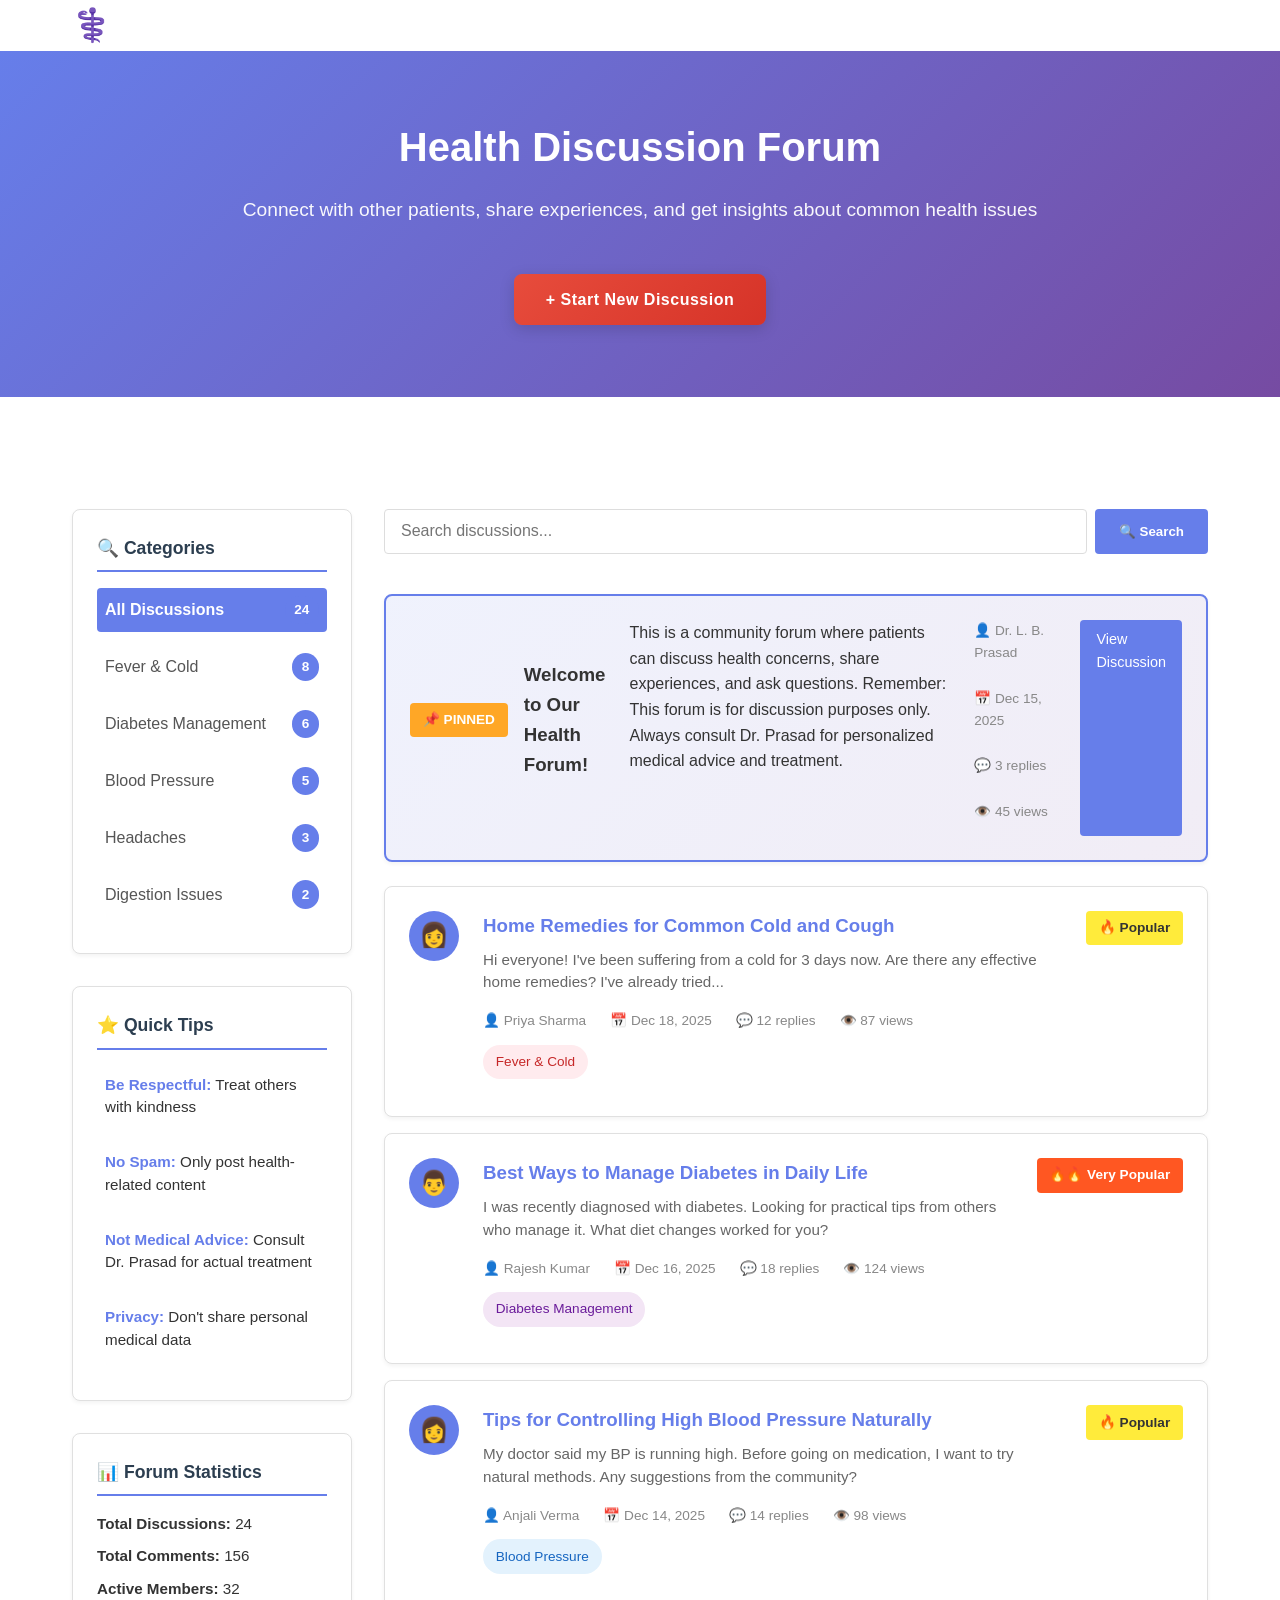
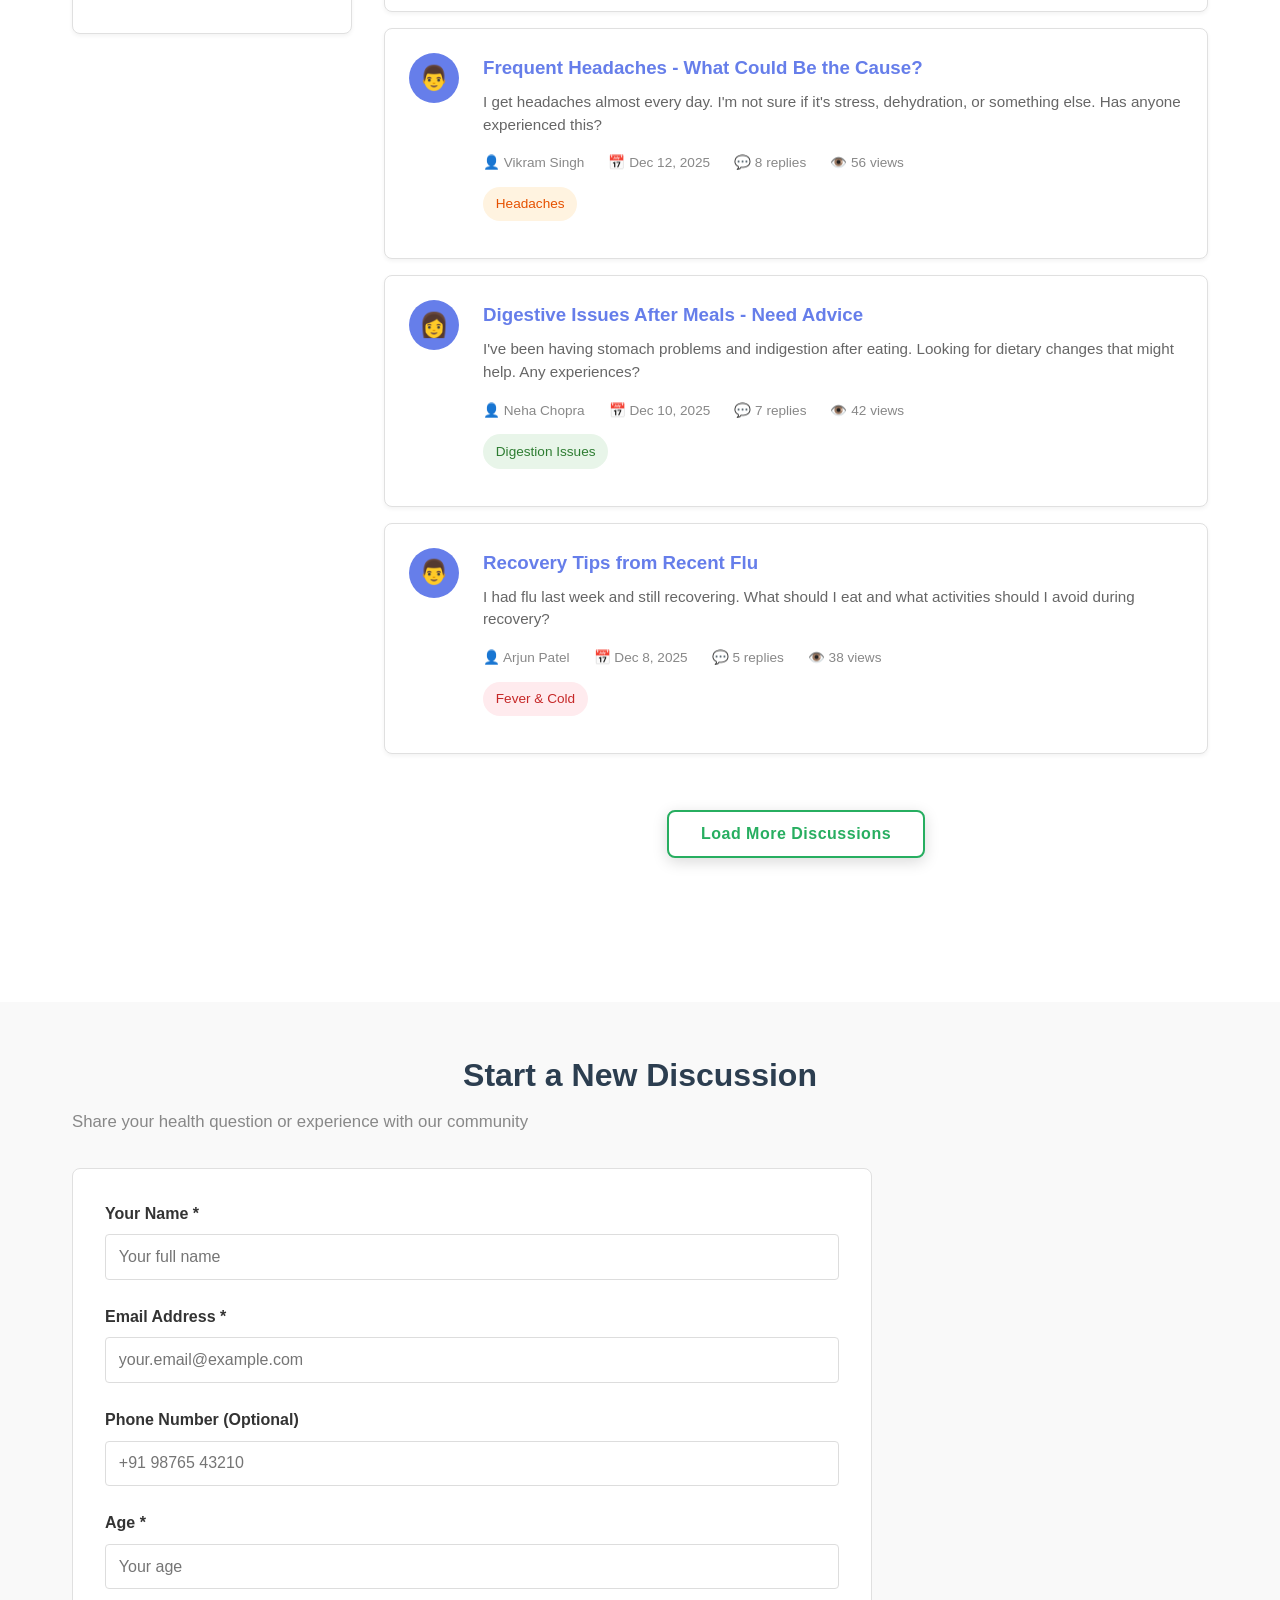
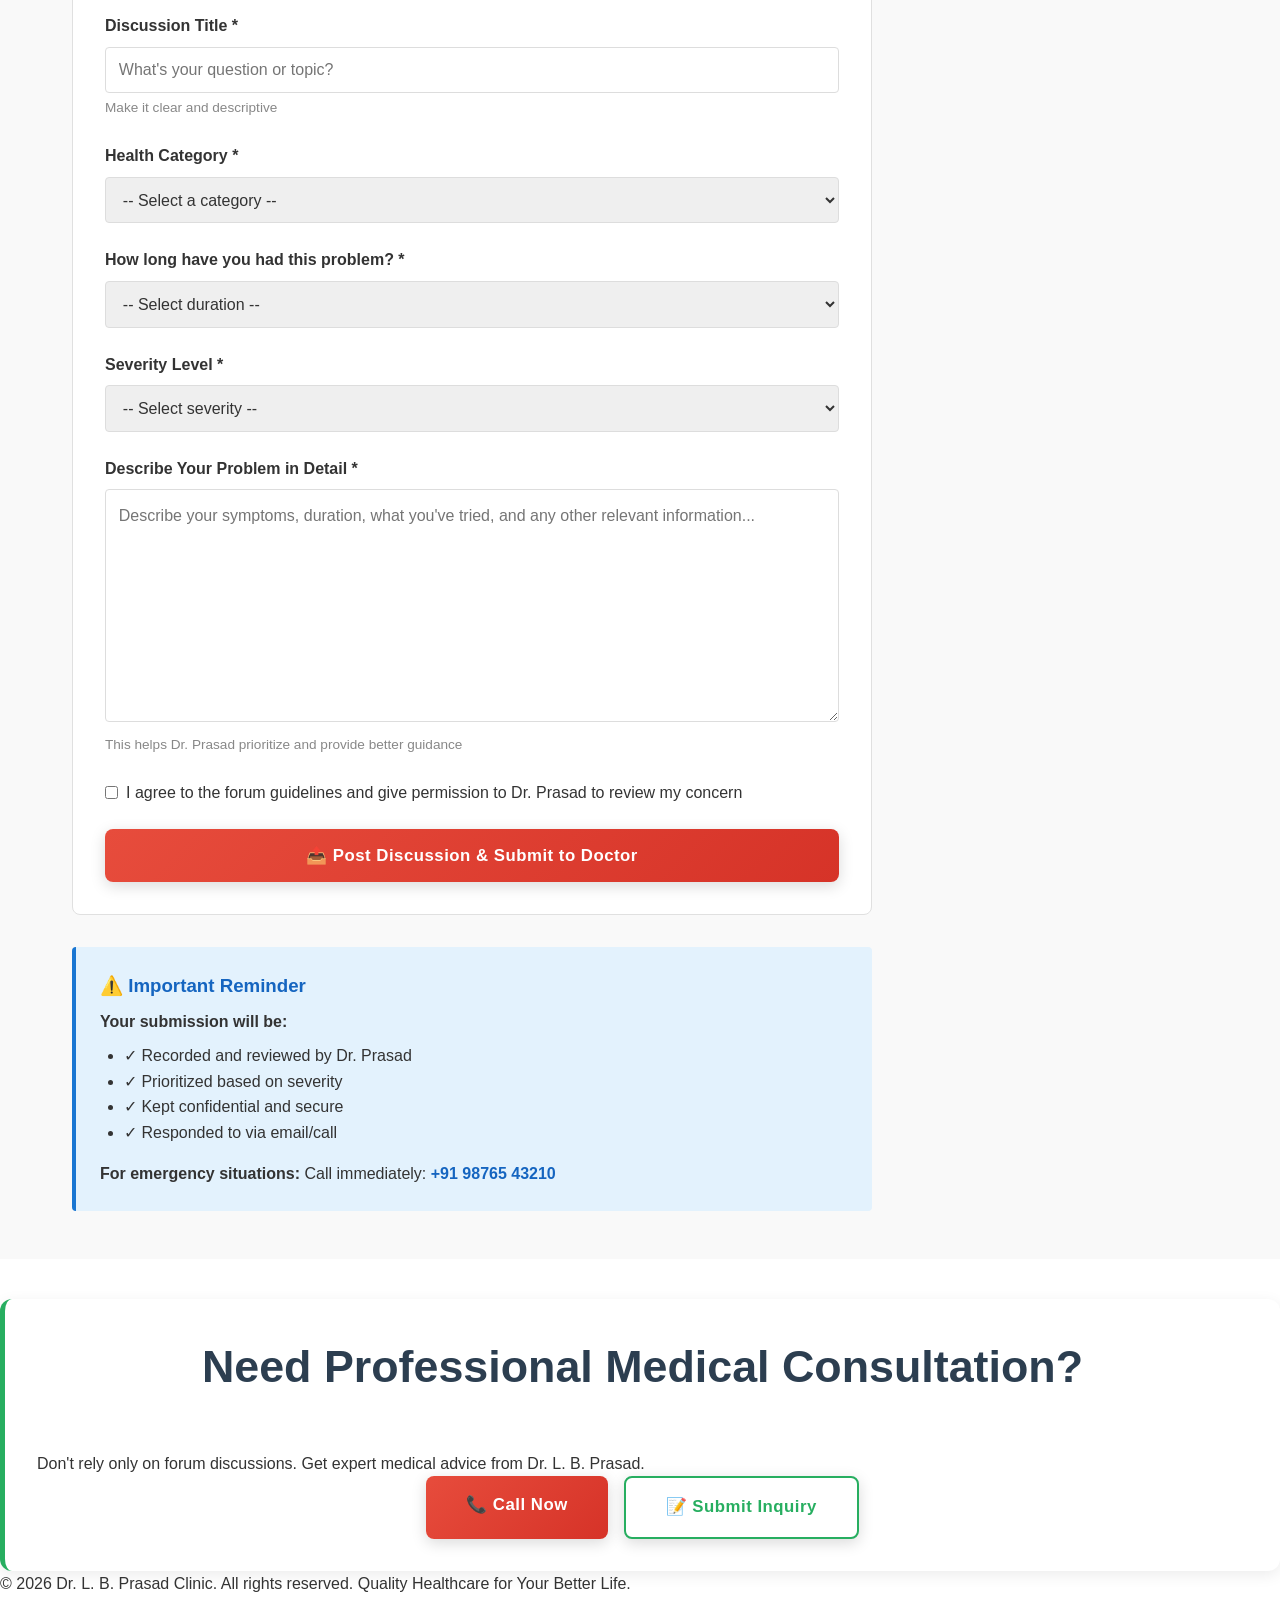
<file: forum.html>
<!DOCTYPE html>
<html lang="en">
<head>
    <meta charset="UTF-8">
    <meta name="viewport" content="width=device-width, initial-scale=1.0">
    <title>Health Forum - Dr. L. B. Prasad Clinic</title>
    <link rel="stylesheet" href="style.css">
</head>
<body>
    <!-- Navbar -->
    <navbar>
        <div class="nav-container">
            <div class="logo">
                <span class="logo-icon">⚕️</span>
                <span>Dr. L. B. Prasad</span>
            </div>
            <ul class="nav-links">
                <li><a href="index.html#about">About</a></li>
                <li><a href="index.html#services">Services</a></li>
                <li><a href="index.html#testimonials">Testimonials</a></li>
                <li><a href="forum.html">Forum</a></li>
                <li><a href="index.html#contact">Contact</a></li>
            </ul>
        </div>
    </navbar>

    <!-- Forum Hero Section -->
    <section class="forum-hero">
        <h1>Health Discussion Forum</h1>
        <p>Connect with other patients, share experiences, and get insights about common health issues</p>
        <a href="#new-thread" class="btn btn-primary">+ Start New Discussion</a>
    </section>

    <!-- Forum Main Content -->
    <section class="forum-main">
        <div class="container forum-container">
            <!-- Sidebar -->
            <aside class="forum-sidebar">
                <div class="forum-widget">
                    <h3>🔍 Categories</h3>
                    <ul class="category-list">
                        <li><a href="#" class="category-active">All Discussions <span class="badge">24</span></a></li>
                        <li><a href="#">Fever & Cold <span class="badge">8</span></a></li>
                        <li><a href="#">Diabetes Management <span class="badge">6</span></a></li>
                        <li><a href="#">Blood Pressure <span class="badge">5</span></a></li>
                        <li><a href="#">Headaches <span class="badge">3</span></a></li>
                        <li><a href="#">Digestion Issues <span class="badge">2</span></a></li>
                    </ul>
                </div>

                <div class="forum-widget">
                    <h3>⭐ Quick Tips</h3>
                    <ul class="tips-list">
                        <li><strong>Be Respectful:</strong> Treat others with kindness</li>
                        <li><strong>No Spam:</strong> Only post health-related content</li>
                        <li><strong>Not Medical Advice:</strong> Consult Dr. Prasad for actual treatment</li>
                        <li><strong>Privacy:</strong> Don't share personal medical data</li>
                    </ul>
                </div>

                <div class="forum-widget">
                    <h3>📊 Forum Statistics</h3>
                    <p><strong>Total Discussions:</strong> 24</p>
                    <p><strong>Total Comments:</strong> 156</p>
                    <p><strong>Active Members:</strong> 32</p>
                </div>
            </aside>

            <!-- Main Forum Content -->
            <main class="forum-content">
                <!-- Search Bar -->
                <div class="forum-search">
                    <input type="text" placeholder="Search discussions..." id="forumSearch">
                    <button>🔍 Search</button>
                </div>

                <!-- Pinned Discussion -->
                <div class="forum-thread pinned">
                    <div class="thread-header">
                        <span class="pinned-badge">📌 PINNED</span>
                        <h3>Welcome to Our Health Forum!</h3>
                    </div>
                    <p class="thread-content">This is a community forum where patients can discuss health concerns, share experiences, and ask questions. Remember: This forum is for discussion purposes only. Always consult Dr. Prasad for personalized medical advice and treatment.</p>
                    <div class="thread-meta">
                        <span>👤 Dr. L. B. Prasad</span>
                        <span>📅 Dec 15, 2025</span>
                        <span>💬 3 replies</span>
                        <span>👁️ 45 views</span>
                    </div>
                    <div class="thread-actions">
                        <a href="#" class="action-btn">View Discussion</a>
                    </div>
                </div>

                <!-- Forum Threads -->
                <div class="forum-threads">
                    <!-- Thread 1 -->
                    <div class="forum-thread">
                        <div class="thread-avatar">
                            <span>👩</span>
                        </div>
                        <div class="thread-body">
                            <h3><a href="#">Home Remedies for Common Cold and Cough</a></h3>
                            <p class="thread-excerpt">Hi everyone! I've been suffering from a cold for 3 days now. Are there any effective home remedies? I've already tried...</p>
                            <div class="thread-meta">
                                <span>👤 Priya Sharma</span>
                                <span>📅 Dec 18, 2025</span>
                                <span>💬 12 replies</span>
                                <span>👁️ 87 views</span>
                            </div>
                            <div class="thread-tag">
                                <span class="tag cold">Fever & Cold</span>
                            </div>
                        </div>
                        <div class="thread-status">
                            <span class="popular">🔥 Popular</span>
                        </div>
                    </div>

                    <!-- Thread 2 -->
                    <div class="forum-thread">
                        <div class="thread-avatar">
                            <span>👨</span>
                        </div>
                        <div class="thread-body">
                            <h3><a href="#">Best Ways to Manage Diabetes in Daily Life</a></h3>
                            <p class="thread-excerpt">I was recently diagnosed with diabetes. Looking for practical tips from others who manage it. What diet changes worked for you?</p>
                            <div class="thread-meta">
                                <span>👤 Rajesh Kumar</span>
                                <span>📅 Dec 16, 2025</span>
                                <span>💬 18 replies</span>
                                <span>👁️ 124 views</span>
                            </div>
                            <div class="thread-tag">
                                <span class="tag diabetes">Diabetes Management</span>
                            </div>
                        </div>
                        <div class="thread-status">
                            <span class="very-popular">🔥🔥 Very Popular</span>
                        </div>
                    </div>

                    <!-- Thread 3 -->
                    <div class="forum-thread">
                        <div class="thread-avatar">
                            <span>👩</span>
                        </div>
                        <div class="thread-body">
                            <h3><a href="#">Tips for Controlling High Blood Pressure Naturally</a></h3>
                            <p class="thread-excerpt">My doctor said my BP is running high. Before going on medication, I want to try natural methods. Any suggestions from the community?</p>
                            <div class="thread-meta">
                                <span>👤 Anjali Verma</span>
                                <span>📅 Dec 14, 2025</span>
                                <span>💬 14 replies</span>
                                <span>👁️ 98 views</span>
                            </div>
                            <div class="thread-tag">
                                <span class="tag bp">Blood Pressure</span>
                            </div>
                        </div>
                        <div class="thread-status">
                            <span class="popular">🔥 Popular</span>
                        </div>
                    </div>

                    <!-- Thread 4 -->
                    <div class="forum-thread">
                        <div class="thread-avatar">
                            <span>👨</span>
                        </div>
                        <div class="thread-body">
                            <h3><a href="#">Frequent Headaches - What Could Be the Cause?</a></h3>
                            <p class="thread-excerpt">I get headaches almost every day. I'm not sure if it's stress, dehydration, or something else. Has anyone experienced this?</p>
                            <div class="thread-meta">
                                <span>👤 Vikram Singh</span>
                                <span>📅 Dec 12, 2025</span>
                                <span>💬 8 replies</span>
                                <span>👁️ 56 views</span>
                            </div>
                            <div class="thread-tag">
                                <span class="tag headache">Headaches</span>
                            </div>
                        </div>
                    </div>

                    <!-- Thread 5 -->
                    <div class="forum-thread">
                        <div class="thread-avatar">
                            <span>👩</span>
                        </div>
                        <div class="thread-body">
                            <h3><a href="#">Digestive Issues After Meals - Need Advice</a></h3>
                            <p class="thread-excerpt">I've been having stomach problems and indigestion after eating. Looking for dietary changes that might help. Any experiences?</p>
                            <div class="thread-meta">
                                <span>👤 Neha Chopra</span>
                                <span>📅 Dec 10, 2025</span>
                                <span>💬 7 replies</span>
                                <span>👁️ 42 views</span>
                            </div>
                            <div class="thread-tag">
                                <span class="tag digestion">Digestion Issues</span>
                            </div>
                        </div>
                    </div>

                    <!-- Thread 6 -->
                    <div class="forum-thread">
                        <div class="thread-avatar">
                            <span>👨</span>
                        </div>
                        <div class="thread-body">
                            <h3><a href="#">Recovery Tips from Recent Flu</a></h3>
                            <p class="thread-excerpt">I had flu last week and still recovering. What should I eat and what activities should I avoid during recovery?</p>
                            <div class="thread-meta">
                                <span>👤 Arjun Patel</span>
                                <span>📅 Dec 8, 2025</span>
                                <span>💬 5 replies</span>
                                <span>👁️ 38 views</span>
                            </div>
                            <div class="thread-tag">
                                <span class="tag cold">Fever & Cold</span>
                            </div>
                        </div>
                    </div>
                </div>

                <!-- Load More Button -->
                <div class="load-more-container">
                    <button class="btn btn-secondary">Load More Discussions</button>
                </div>
            </main>
        </div>
    </section>

    <!-- New Thread Modal Section -->
    <section class="new-thread-section" id="new-thread">
        <div class="container">
            <h2>Start a New Discussion</h2>
            <p class="section-subtitle">Share your health question or experience with our community</p>
            
            <form class="new-thread-form" id="newThreadForm" action="https://formspree.io/f/xyzabjkd" method="POST">
                <div class="form-group">
                    <label for="thread-name">Your Name *</label>
                    <input type="text" id="thread-name" name="name" placeholder="Your full name" required>
                </div>

                <div class="form-group">
                    <label for="thread-email">Email Address *</label>
                    <input type="email" id="thread-email" name="email" placeholder="your.email@example.com" required>
                </div>

                <div class="form-group">
                    <label for="thread-phone">Phone Number (Optional)</label>
                    <input type="tel" id="thread-phone" name="phone" placeholder="+91 98765 43210">
                </div>

                <div class="form-group">
                    <label for="thread-age">Age *</label>
                    <input type="number" id="thread-age" name="age" min="1" max="120" placeholder="Your age" required>
                </div>

                <div class="form-group">
                    <label for="thread-title">Discussion Title *</label>
                    <input type="text" id="thread-title" name="title" placeholder="What's your question or topic?" required>
                    <small>Make it clear and descriptive</small>
                </div>

                <div class="form-group">
                    <label for="thread-category">Health Category *</label>
                    <select id="thread-category" name="category" required>
                        <option value="">-- Select a category --</option>
                        <option value="fever">Fever & Cold</option>
                        <option value="diabetes">Diabetes Management</option>
                        <option value="bp">Blood Pressure</option>
                        <option value="headache">Headaches</option>
                        <option value="digestion">Digestion Issues</option>
                        <option value="infection">Infection</option>
                        <option value="allergy">Allergy</option>
                        <option value="other">Other Health Topics</option>
                    </select>
                </div>

                <div class="form-group">
                    <label for="thread-duration">How long have you had this problem? *</label>
                    <select id="thread-duration" name="duration" required>
                        <option value="">-- Select duration --</option>
                        <option value="less-than-day">Less than 24 hours</option>
                        <option value="few-days">2-3 days</option>
                        <option value="week">1 week</option>
                        <option value="two-weeks">2 weeks</option>
                        <option value="month">1 month</option>
                        <option value="more">More than a month</option>
                    </select>
                </div>

                <div class="form-group">
                    <label for="thread-severity">Severity Level *</label>
                    <select id="thread-severity" name="severity" required>
                        <option value="">-- Select severity --</option>
                        <option value="mild">Mild (Manageable)</option>
                        <option value="moderate">Moderate (Affects daily life)</option>
                        <option value="severe">Severe (Urgent attention needed)</option>
                    </select>
                </div>

                <div class="form-group">
                    <label for="thread-content">Describe Your Problem in Detail *</label>
                    <textarea id="thread-content" name="description" placeholder="Describe your symptoms, duration, what you've tried, and any other relevant information..." rows="8" required></textarea>
                    <small>This helps Dr. Prasad prioritize and provide better guidance</small>
                </div>

                <div class="form-group checkbox">
                    <input type="checkbox" id="thread-agree" name="agree" required>
                    <label for="thread-agree">I agree to the forum guidelines and give permission to Dr. Prasad to review my concern</label>
                </div>

                <button type="submit" class="btn btn-primary btn-large">📤 Post Discussion & Submit to Doctor</button>
            </form>

            <div class="form-info">
                <h3>⚠️ Important Reminder</h3>
                <p><strong>Your submission will be:</strong></p>
                <ul style="margin-left: 1.5rem; margin-top: 0.5rem;">
                    <li>✓ Recorded and reviewed by Dr. Prasad</li>
                    <li>✓ Prioritized based on severity</li>
                    <li>✓ Kept confidential and secure</li>
                    <li>✓ Responded to via email/call</li>
                </ul>
                <p style="margin-top: 1rem;"><strong>For emergency situations:</strong> Call immediately: <a href="tel:+919876543210"><strong>+91 98765 43210</strong></a></p>
            </div>
        </div>
    </section>

    <!-- CTA Section -->
    <section class="cta-section">
        <h2>Need Professional Medical Consultation?</h2>
        <p>Don't rely only on forum discussions. Get expert medical advice from Dr. L. B. Prasad.</p>
        <div class="cta-buttons">
            <a href="tel:+919876543210" class="btn btn-primary">📞 Call Now</a>
            <a href="index.html#inquiry" class="btn btn-secondary">📝 Submit Inquiry</a>
        </div>
    </section>

    <!-- Footer -->
    <footer>
        <p>&copy; 2026 Dr. L. B. Prasad Clinic. All rights reserved. Quality Healthcare for Your Better Life.</p>
    </footer>

    <!-- Floating WhatsApp Button -->
    <a href="https://wa.me/919876543210?text=Hi%20Dr.%20Prasad,%20I%20need%20medical%20consultation" class="whatsapp-btn" title="Chat on WhatsApp">💬</a>

    <script>
        // Smooth scrolling for navigation
        document.querySelectorAll('a[href^="#"]').forEach(anchor => {
            anchor.addEventListener('click', function (e) {
                e.preventDefault();
                const target = document.querySelector(this.getAttribute('href'));
                if (target) {
                    target.scrollIntoView({
                        behavior: 'smooth',
                        block: 'start'
                    });
                }
            });
        });

        // Forum search functionality
        const searchInput = document.getElementById('forumSearch');
        const threads = document.querySelectorAll('.forum-thread');

        if (searchInput) {
            searchInput.addEventListener('keyup', function() {
                const searchTerm = this.value.toLowerCase();
                threads.forEach(thread => {
                    const title = thread.querySelector('h3').textContent.toLowerCase();
                    const excerpt = thread.querySelector('.thread-excerpt') ? thread.querySelector('.thread-excerpt').textContent.toLowerCase() : '';
                    
                    if (title.includes(searchTerm) || excerpt.includes(searchTerm)) {
                        thread.style.display = 'flex';
                    } else {
                        thread.style.display = 'none';
                    }
                });
            });
        }

        // New thread form submission
        const newThreadForm = document.getElementById('newThreadForm');
        if (newThreadForm) {
            newThreadForm.addEventListener('submit', function(e) {
                // Let Formspree handle the submission
                // This alert will show before form submits
                alert('Thank you! Your concern has been submitted to Dr. Prasad. He will review and prioritize based on severity. You will receive an email confirmation shortly.');
            });
        }

        // Add animation to elements on scroll
        const observerOptions = {
            threshold: 0.1,
            rootMargin: '0px 0px -100px 0px'
        };

        const observer = new IntersectionObserver(function(entries) {
            entries.forEach(entry => {
                if (entry.isIntersecting) {
                    entry.target.style.opacity = '1';
                    entry.target.style.animation = 'slideIn 0.6s ease-out';
                }
            });
        }, observerOptions);

        document.querySelectorAll('.forum-thread').forEach(el => {
            el.style.opacity = '0';
            observer.observe(el);
        });

        // Add keyframe animation
        const style = document.createElement('style');
        style.textContent = `
            @keyframes slideIn {
                from {
                    opacity: 0;
                    transform: translateY(20px);
                }
                to {
                    opacity: 1;
                    transform: translateY(0);
                }
            }
        `;
        document.head.appendChild(style);
    </script>
</body>
</html>
</file>
<file: style.css>
* {
    margin: 0;
    padding: 0;
    box-sizing: border-box;
}

/* 🎨 ANIMATION KEYFRAMES - DESIGN ENHANCEMENTS */
@keyframes fadeInUp {
    from {
        opacity: 0;
        transform: translateY(30px);
    }
    to {
        opacity: 1;
        transform: translateY(0);
    }
}

@keyframes fadeInDown {
    from {
        opacity: 0;
        transform: translateY(-30px);
    }
    to {
        opacity: 1;
        transform: translateY(0);
    }
}

@keyframes scaleInCenter {
    from {
        opacity: 0;
        transform: scale(0.9);
    }
    to {
        opacity: 1;
        transform: scale(1);
    }
}

@keyframes shimmer {
    0%, 100% { opacity: 0.5; }
    50% { opacity: 1; }
}

@keyframes pulse {
    0%, 100% {
        box-shadow: 0 0 0 0 rgba(231, 76, 60, 0.7);
    }
    50% {
        box-shadow: 0 0 0 10px rgba(231, 76, 60, 0);
    }
}

@keyframes float {
    0%, 100% { transform: translateY(0px); }
    50% { transform: translateY(20px); }
}

body {
    font-family: 'Segoe UI', Tahoma, Geneva, Verdana, sans-serif;
    line-height: 1.6;
    color: #333;
}

/* Navbar */
navbar {
    background: linear-gradient(135deg, #1a472a 0%, #27ae60 100%);
    color: white;
    padding: 1rem 0;
    position: sticky;
    top: 0;
    z-index: 100;
    box-shadow: 0 2px 10px rgba(0, 0, 0, 0.2);
}

.nav-container {
    max-width: 1200px;
    margin: 0 auto;
    display: flex;
    justify-content: space-between;
    align-items: center;
    padding: 0 2rem;
}

.logo {
    font-size: 1.5rem;
    font-weight: bold;
    display: flex;
    align-items: center;
    gap: 0.5rem;
}

.logo-icon {
    font-size: 2rem;
}

.nav-links {
    display: flex;
    gap: 2rem;
    list-style: none;
}

.nav-links a {
    color: white;
    text-decoration: none;
    transition: opacity 0.3s;
    font-size: 0.95rem;
}

.nav-links a:hover {
    opacity: 0.8;
}

/* Tablets & Medium Screens */
@media (max-width: 1024px) {
    .nav-container {
        padding: 0 1.5rem;
    }
    
    .nav-links {
        gap: 1.5rem;
    }
    
    .logo {
        font-size: 1.3rem;
    }
}

/* Small Tablets & Phones */
@media (max-width: 768px) {
    .nav-links {
        display: none;
    }
    
    .nav-container {
        padding: 0 1rem;
    }
    
    .logo {
        font-size: 1.2rem;
    }
    
    .logo-icon {
        font-size: 1.5rem;
    }
}

/* Extra Small Phones */
@media (max-width: 480px) {
    .logo {
        font-size: 1rem;
    }
    
    .logo-icon {
        font-size: 1.3rem;
    }
}

/* Hero Section - ENHANCED */
.hero {
    background: linear-gradient(rgba(26, 71, 42, 0.85), rgba(39, 174, 96, 0.85)), 
                url('https://images.unsplash.com/photo-1576091160550-2173dba999ef?w=1400&h=700&fit=crop') center/cover;
    color: white;
    padding: 120px 2rem;
    text-align: center;
    min-height: 600px;
    display: flex;
    flex-direction: column;
    justify-content: center;
    align-items: center;
    position: relative;
    overflow: hidden;
}

.hero::before {
    content: '';
    position: absolute;
    top: 0;
    left: 0;
    right: 0;
    bottom: 0;
    background: 
        repeating-linear-gradient(
            90deg,
            transparent,
            transparent 2px,
            rgba(255, 255, 255, 0.03) 2px,
            rgba(255, 255, 255, 0.03) 4px
        );
    animation: scan 8s linear infinite;
    pointer-events: none;
    z-index: 1;
}

@keyframes scan {
    0% { transform: translateY(-100%); }
    100% { transform: translateY(100%); }
}

.hero h1 {
    font-size: 3.5rem;
    margin-bottom: 1.5rem;
    text-shadow: 2px 2px 8px rgba(0, 0, 0, 0.5);
    font-weight: 700;
    letter-spacing: -1px;
    position: relative;
    z-index: 2;
    animation: fadeInDown 0.8s ease-out;
}

.hero p {
    font-size: 1.4rem;
    margin-bottom: 3rem;
    max-width: 750px;
    text-shadow: 1px 1px 4px rgba(0, 0, 0, 0.4);
    line-height: 1.6;
    position: relative;
    z-index: 2;
    animation: fadeInUp 0.8s ease-out 0.2s both;
}

.cta-buttons {
    display: flex;
    gap: 1.5rem;
    justify-content: center;
    flex-wrap: wrap;
}

.btn {
    padding: 16px 40px;
    font-size: 1.05rem;
    border: none;
    border-radius: 8px;
    cursor: pointer;
    text-decoration: none;
    transition: all 0.35s cubic-bezier(0.4, 0, 0.2, 1);
    font-weight: 700;
    display: inline-block;
    letter-spacing: 0.5px;
    box-shadow: 0 4px 15px rgba(0, 0, 0, 0.15);
    position: relative;
    overflow: hidden;
}

.btn-primary {
    background: linear-gradient(135deg, #e74c3c 0%, #d63328 100%);
    color: white;
    position: relative;
    overflow: hidden;
    animation: pulse 2s infinite;
}

.btn-primary::before {
    content: '';
    position: absolute;
    top: 0;
    left: -100%;
    width: 100%;
    height: 100%;
    background: linear-gradient(90deg, 
        transparent, 
        rgba(255, 255, 255, 0.3), 
        transparent);
    transition: left 0.5s;
}

.btn-primary:hover {
    background: linear-gradient(135deg, #d63328 0%, #c0392b 100%);
    transform: translateY(-3px);
    box-shadow: 0 8px 25px rgba(231, 76, 60, 0.4), inset 0 0 20px rgba(255, 255, 255, 0.1);
}

.btn-primary:hover::before {
    left: 100%;
}

.btn-primary:active {
    transform: translateY(-1px);
}

.btn-secondary {
    background: white;
    color: #27ae60;
    border: 2px solid #27ae60;
}

.btn-secondary:hover {
    background: #27ae60;
    color: white;
    transform: translateY(-3px);
    box-shadow: 0 8px 25px rgba(39, 174, 96, 0.4);
}

.btn-inquiry {
    background: linear-gradient(135deg, #27ae60 0%, #229954 100%);
    color: white;
    border: none;
}

.btn-inquiry:hover {
    background: linear-gradient(135deg, #229954 0%, #1e8449 100%);
    transform: translateY(-3px);
    box-shadow: 0 8px 25px rgba(39, 174, 96, 0.4);
}

.btn-inquiry:active {
    transform: translateY(-1px);
}

/* Large Desktops (1920px and above) */
@media (min-width: 1920px) {
    .hero {
        padding: 150px 2rem;
        min-height: 700px;
    }
    
    .hero h1 {
        font-size: 4rem;
    }
    
    .hero p {
        font-size: 1.6rem;
    }
}

/* Standard Desktops */
@media (max-width: 1200px) and (min-width: 1024px) {
    .hero {
        padding: 100px 2rem;
        min-height: 550px;
    }
    
    .hero h1 {
        font-size: 3rem;
    }
    
    .hero p {
        font-size: 1.2rem;
    }
}

/* Tablets & Medium Screens */
@media (max-width: 1024px) {
    .hero {
        padding: 80px 1.5rem;
        min-height: 500px;
    }
    
    .hero h1 {
        font-size: 2.5rem;
        margin-bottom: 1.2rem;
    }
    
    .hero p {
        font-size: 1.1rem;
        margin-bottom: 2.5rem;
    }
    
    .btn {
        padding: 14px 35px;
        font-size: 0.95rem;
    }
}

/* Small Tablets & Large Phones */
@media (max-width: 768px) {
    .hero {
        padding: 60px 1rem;
        min-height: 450px;
    }
    
    .hero h1 {
        font-size: 2rem;
        margin-bottom: 1rem;
    }
    
    .hero p {
        font-size: 1rem;
        margin-bottom: 2rem;
        max-width: 100%;
    }
    
    .cta-buttons {
        flex-direction: column;
        align-items: center;
        gap: 1rem;
        width: 100%;
    }
    
    .btn {
        width: 90%;
        max-width: 350px;
        padding: 14px 30px;
        font-size: 0.95rem;
    }
}

/* Phones (480px to 768px) */
@media (max-width: 600px) {
    .hero {
        padding: 50px 1rem;
        min-height: 400px;
    }
    
    .hero h1 {
        font-size: 1.7rem;
        margin-bottom: 0.8rem;
        letter-spacing: 0;
    }
    
    .hero p {
        font-size: 0.9rem;
        margin-bottom: 1.5rem;
        line-height: 1.5;
    }
    
    .btn {
        width: 100%;
        padding: 12px 25px;
        font-size: 0.9rem;
    }
}

/* Extra Small Phones (Below 480px) */
@media (max-width: 480px) {
    .hero {
        padding: 40px 0.75rem;
        min-height: 350px;
    }
    
    .hero h1 {
        font-size: 1.5rem;
        margin-bottom: 0.6rem;
    }
    
    .hero p {
        font-size: 0.85rem;
        margin-bottom: 1.2rem;
    }
    
    .cta-buttons {
        gap: 0.8rem;
    }
    
    .btn {
        width: 100%;
        padding: 11px 20px;
        font-size: 0.85rem;
        letter-spacing: 0;
    }
}

/* Container */
.container {
    max-width: 1200px;
    margin: 0 auto;
    padding: 0 2rem;
}

/* Section Styling */
section {
    padding: 80px 2rem;
}

section h2 {
    font-size: 2.8rem;
    margin-bottom: 3rem;
    color: #2c3e50;
    text-align: center;
    font-weight: 700;
}

/* Large Desktops */
@media (min-width: 1920px) {
    section {
        padding: 100px 2rem;
    }
    
    section h2 {
        font-size: 3.2rem;
        margin-bottom: 4rem;
    }
}

/* Tablets */
@media (max-width: 1024px) {
    section {
        padding: 60px 1.5rem;
    }
    
    section h2 {
        font-size: 2.3rem;
        margin-bottom: 2.5rem;
    }
}

/* Small Tablets & Large Phones */
@media (max-width: 768px) {
    section {
        padding: 50px 1rem;
    }
    
    section h2 {
        font-size: 1.9rem;
        margin-bottom: 2rem;
    }
}

/* Phones */
@media (max-width: 600px) {
    section {
        padding: 40px 0.75rem;
    }
    
    section h2 {
        font-size: 1.6rem;
        margin-bottom: 1.5rem;
    }
}

/* Extra Small Phones */
@media (max-width: 480px) {
    section {
        padding: 30px 0.75rem;
    }
    
    section h2 {
        font-size: 1.4rem;
        margin-bottom: 1.2rem;
    }
}

/* About Doctor Section */
.about-doctor {
    background: #f0fdf4;
    padding: 80px 2rem;
}

.about-doctor h2 {
    margin-bottom: 3rem;
}

.about-content {
    display: grid;
    grid-template-columns: 1fr 1fr;
    gap: 4rem;
    align-items: center;
    max-width: 1200px;
    margin: 0 auto;
}

.about-image {
    text-align: center;
}

.about-image img {
    width: 100%;
    max-width: 380px;
    border-radius: 12px;
    box-shadow: 0 10px 40px rgba(0, 0, 0, 0.15);
    transition: transform 0.3s;
}

.about-image img:hover {
    transform: scale(1.02);
}

.about-text h3 {
    font-size: 1.9rem;
    color: #3498db;
    margin-bottom: 1.5rem;
}

.about-text p {
    margin-bottom: 2rem;
    color: #555;
    line-height: 1.8;
    font-size: 1.05rem;
}

.points {
    list-style: none;
}

.points li {
    padding: 1rem 0;
    padding-left: 40px;
    position: relative;
    color: #555;
    font-size: 1.05rem;
    line-height: 1.6;
}

.points li:before {
    content: "✓";
    position: absolute;
    left: 0;
    color: #27ae60;
    font-weight: bold;
    font-size: 1.4rem;
}

/* Tablets */
@media (max-width: 1024px) {
    .about-content {
        gap: 2.5rem;
    }
    
    .about-text h3 {
        font-size: 1.6rem;
        margin-bottom: 1.2rem;
    }
    
    .about-text p {
        margin-bottom: 1.5rem;
        font-size: 1rem;
    }
    
    .points li {
        padding: 0.8rem 0;
        padding-left: 35px;
        font-size: 1rem;
    }
}

/* Small Tablets & Large Phones */
@media (max-width: 768px) {
    .about-doctor {
        padding: 50px 1rem;
    }
    
    .about-content {
        grid-template-columns: 1fr;
        gap: 2rem;
    }
    
    .about-image img {
        max-width: 280px;
    }
    
    .about-text h3 {
        font-size: 1.5rem;
        margin-bottom: 1rem;
    }
    
    .about-text p {
        margin-bottom: 1.2rem;
        font-size: 0.95rem;
    }
    
    .points li {
        padding: 0.7rem 0;
        padding-left: 30px;
        font-size: 0.95rem;
    }
}

/* Phones */
@media (max-width: 600px) {
    .about-doctor {
        padding: 40px 0.75rem;
    }
    
    .about-image img {
        max-width: 220px;
    }
    
    .about-text h3 {
        font-size: 1.3rem;
        margin-bottom: 0.8rem;
    }
    
    .about-text p {
        margin-bottom: 1rem;
        font-size: 0.9rem;
        line-height: 1.6;
    }
    
    .points li {
        padding: 0.6rem 0;
        padding-left: 28px;
        font-size: 0.9rem;
    }
    
    .points li:before {
        font-size: 1.2rem;
    }
}

/* Extra Small Phones */
@media (max-width: 480px) {
    .about-doctor {
        padding: 30px 0.75rem;
    }
    
    .about-image img {
        max-width: 180px;
    }
    
    .about-text h3 {
        font-size: 1.2rem;
        margin-bottom: 0.6rem;
    }
    
    .about-text p {
        margin-bottom: 0.8rem;
        font-size: 0.85rem;
    }
    
    .points li {
        padding: 0.5rem 0;
        padding-left: 25px;
        font-size: 0.85rem;
    }
}

/* Services Section - ENHANCED WITH GRADIENTS */
.services {
    background: linear-gradient(135deg, 
        #f0fdf4 0%, 
        #e8f5e9 50%, 
        #f0fdf4 100%);
    position: relative;
}

.services::before {
    content: '';
    position: absolute;
    top: 0;
    left: 0;
    right: 0;
    bottom: 0;
    background-image: 
        linear-gradient(45deg, transparent 30%, rgba(39, 174, 96, 0.1) 50%, transparent 70%),
        linear-gradient(-45deg, transparent 30%, rgba(39, 174, 96, 0.1) 50%, transparent 70%);
    background-size: 60px 60px;
    pointer-events: none;
}

.services-grid {
    display: grid;
    grid-template-columns: repeat(auto-fit, minmax(280px, 1fr));
    gap: 2.5rem;
    max-width: 1200px;
    margin: 0 auto;
    position: relative;
    z-index: 2;
}

.service-card {
    background: linear-gradient(135deg, #ffffff 0%, #f8f9fa 100%);
    padding: 2.5rem 2rem;
    border-radius: 12px;
    text-align: center;
    transition: all 0.35s cubic-bezier(0.4, 0, 0.2, 1);
    border-left: 5px solid transparent;
    border-image: linear-gradient(180deg, #27ae60, #1abc9c) 1;
    box-shadow: 
        0 2px 10px rgba(0, 0, 0, 0.08),
        inset 0 1px 0 rgba(255, 255, 255, 0.5);
    position: relative;
    overflow: hidden;
    animation: fadeInUp 0.6s ease-out backwards;
}

.service-card:nth-child(1) { animation-delay: 0.1s; }
.service-card:nth-child(2) { animation-delay: 0.2s; }
.service-card:nth-child(3) { animation-delay: 0.3s; }
.service-card:nth-child(4) { animation-delay: 0.4s; }
.service-card:nth-child(5) { animation-delay: 0.5s; }
.service-card:nth-child(6) { animation-delay: 0.6s; }
.service-card:nth-child(7) { animation-delay: 0.7s; }
.service-card:nth-child(8) { animation-delay: 0.8s; }

.service-card::before {
    content: '';
    position: absolute;
    top: 0;
    left: 0;
    right: 0;
    height: 3px;
    background: linear-gradient(90deg, #3498db, #1abc9c, #3498db);
    animation: shimmer 2s infinite;
}

.service-card:hover {
    transform: translateY(-8px);
    box-shadow: 
        0 15px 40px rgba(39, 174, 96, 0.25),
        inset 0 0 20px rgba(39, 174, 96, 0.1);
    border-image: linear-gradient(180deg, #e74c3c, #27ae60) 1;
}

.service-icon {
    font-size: 3rem;
    width: 80px;
    height: 80px;
    display: flex;
    align-items: center;
    justify-content: center;
    background: linear-gradient(135deg, #27ae60 0%, #1a472a 100%);
    border-radius: 50%;
    margin: 0 auto 1.2rem;
    box-shadow: 0 10px 30px rgba(39, 174, 96, 0.3);
    transition: all 0.3s cubic-bezier(0.4, 0, 0.2, 1);
    color: white;
}

.service-card:hover .service-icon {
    box-shadow: 0 15px 40px rgba(39, 174, 96, 0.5);
    transform: scale(1.1) rotateZ(-5deg);
}

.service-card h3 {
    color: #2c3e50;
    margin-bottom: 1rem;
    font-size: 1.3rem;
}

.service-card p {
    color: #666;
    font-size: 0.95rem;
    line-height: 1.7;
    margin-bottom: 1.5rem;
}

.learn-more-btn {
    display: inline-block;
    color: #27ae60;
    text-decoration: none;
    font-weight: 600;
    font-size: 0.95rem;
    padding: 0.7rem 1.5rem;
    border: 2px solid #27ae60;
    border-radius: 6px;
    transition: all 0.3s cubic-bezier(0.4, 0, 0.2, 1);
    position: relative;
    overflow: hidden;
}

.learn-more-btn::before {
    content: '';
    position: absolute;
    top: 0;
    left: -100%;
    width: 100%;
    height: 100%;
    background: #27ae60;
    transition: left 0.3s cubic-bezier(0.4, 0, 0.2, 1);
    z-index: -1;
}

.learn-more-btn:hover {
    color: white;
    border-color: #27ae60;
    left: 0;
}

.learn-more-btn:hover::before {
    left: 0;
}

/* Services Section - Responsive */
@media (max-width: 1024px) {
    .services-grid {
        grid-template-columns: repeat(2, 1fr);
        gap: 2rem;
    }
}

@media (max-width: 768px) {
    .services {
        padding: 50px 1rem;
    }
    
    .services-grid {
        grid-template-columns: 1fr;
        gap: 1.5rem;
    }
    
    .service-card {
        padding: 2rem 1.5rem;
        border-left: 4px solid transparent;
        border-image: linear-gradient(180deg, #3498db, #1abc9c) 1;
    }
    
    .service-icon {
        font-size: 2.5rem;
        margin-bottom: 1rem;
        width: 70px;
        height: 70px;
    }
    
    .service-card h3 {
        font-size: 1.2rem;
    }
    
    .service-card p {
        font-size: 0.9rem;
    }
}

@media (max-width: 600px) {
    .services {
        padding: 40px 0.75rem;
    }
    
    .services-grid {
        gap: 1.2rem;
    }
    
    .service-card {
        padding: 1.5rem 1.2rem;
    }
    
    .service-icon {
        font-size: 2.2rem;
    }
    
    .service-card h3 {
        font-size: 1.1rem;
        margin-bottom: 0.6rem;
    }
    
    .service-card p {
        font-size: 0.85rem;
        line-height: 1.5;
    }
}

@media (max-width: 480px) {
    .service-card {
        padding: 1.2rem 1rem;
    }
    
    .service-icon {
        font-size: 2rem;
        margin-bottom: 0.8rem;
    }
    
    .service-card h3 {
        font-size: 1rem;
    }
}

/* Testimonials Section */
.testimonials {
    background: linear-gradient(135deg, #27ae60 0%, #1a472a 100%);
    color: white;
    padding: 80px 2rem;
}

.testimonials h2 {
    color: white;
}

.testimonials-grid {
    display: grid;
    grid-template-columns: repeat(auto-fit, minmax(300px, 1fr));
    gap: 2.5rem;
    max-width: 1200px;
    margin: 0 auto;
}

.testimonial-card {
    background: linear-gradient(135deg, rgba(255, 255, 255, 0.15) 0%, rgba(255, 255, 255, 0.05) 100%);
    padding: 2.5rem;
    border-radius: 12px;
    backdrop-filter: blur(10px);
    border: 1px solid rgba(255, 255, 255, 0.25);
    border-left: 5px solid transparent;
    border-image: linear-gradient(180deg, #1abc9c, #e74c3c) 1;
    transition: all 0.35s cubic-bezier(0.4, 0, 0.2, 1);
    position: relative;
    overflow: hidden;
}

.testimonial-card::before {
    content: '"';
    position: absolute;
    top: -10px;
    left: 20px;
    font-size: 4rem;
    color: rgba(255, 255, 255, 0.1);
    font-family: Georgia, serif;
}

.testimonial-card:hover {
    background: linear-gradient(135deg, rgba(255, 255, 255, 0.25) 0%, rgba(255, 255, 255, 0.1) 100%);
    transform: translateY(-5px);
    box-shadow: 
        0 15px 40px rgba(0, 0, 0, 0.2),
        inset 0 0 20px rgba(255, 255, 255, 0.1);
}

.testimonial-stars {
    font-size: 1.3rem;
    color: #ffc107;
    margin-bottom: 1rem;
    letter-spacing: 2px;
    background: linear-gradient(90deg, #f39c12 0%, #f39c12 100%);
    -webkit-background-clip: text;
    -webkit-text-fill-color: transparent;
    background-clip: text;
}

.testimonial-text {
    font-size: 1rem;
    margin-bottom: 1.5rem;
    line-height: 1.8;
    font-style: italic;
    color: rgba(255, 255, 255, 0.95);
}

.testimonial-author {
    display: flex;
    align-items: center;
    gap: 1rem;
}

.author-avatar {
    width: 55px;
    height: 55px;
    border-radius: 50%;
    background: rgba(255, 255, 255, 0.25);
    display: flex;
    align-items: center;
    justify-content: center;
    font-size: 1.8rem;
    border: 2px solid rgba(255, 255, 255, 0.4);
    flex-shrink: 0;
}

.author-info h4 {
    margin: 0;
    font-size: 1rem;
    font-weight: 600;
}

.author-info p {
    margin: 0;
    font-size: 0.85rem;
    opacity: 0.85;
}

/* Testimonials Section - Responsive */
@media (max-width: 1024px) {
    .testimonials {
        padding: 60px 1.5rem;
    }
    
    .testimonials-grid {
        grid-template-columns: repeat(2, 1fr);
        gap: 2rem;
    }
}

@media (max-width: 768px) {
    .testimonials {
        padding: 50px 1rem;
    }
    
    .testimonials-grid {
        grid-template-columns: 1fr;
        gap: 1.5rem;
    }
    
    .testimonial-card {
        padding: 2rem 1.5rem;
    }
    
    .testimonial-stars {
        font-size: 1.1rem;
        margin-bottom: 0.8rem;
    }
    
    .testimonial-text {
        font-size: 0.95rem;
        margin-bottom: 1.2rem;
    }
    
    .author-avatar {
        width: 48px;
        height: 48px;
        font-size: 1.5rem;
    }
    
    .author-info h4 {
        font-size: 0.95rem;
    }
    
    .author-info p {
        font-size: 0.8rem;
    }
}

@media (max-width: 600px) {
    .testimonials {
        padding: 40px 0.75rem;
    }
    
    .testimonials-grid {
        gap: 1.2rem;
    }
    
    .testimonial-card {
        padding: 1.5rem 1.2rem;
    }
    
    .testimonial-text {
        font-size: 0.9rem;
        margin-bottom: 1rem;
        line-height: 1.6;
    }
    
    .author-avatar {
        width: 45px;
        height: 45px;
        font-size: 1.3rem;
    }
}

@media (max-width: 480px) {
    .testimonial-card {
        padding: 1.2rem 1rem;
    }
    
    .testimonial-text {
        font-size: 0.85rem;
    }
    
    .author-avatar {
        width: 42px;
        height: 42px;
    }
}

/* Contact Section */
.contact {
    background: #f0fdf4;
    padding: 80px 2rem;
}

.contact h2 {
    margin-bottom: 3rem;
}

.contact-content {
    display: grid;
    grid-template-columns: 1fr 1fr;
    gap: 3.5rem;
    max-width: 1200px;
    margin: 0 auto;
}

.contact-info {
    background: white;
    padding: 3rem;
    border-radius: 12px;
    box-shadow: 0 8px 30px rgba(0, 0, 0, 0.12);
    transition: all 0.3s;
}

.contact-info:hover {
    box-shadow: 0 12px 40px rgba(0, 0, 0, 0.15);
}

.contact-info h3 {
    color: #3498db;
    margin-bottom: 2.5rem;
    font-size: 1.6rem;
}

.contact-item {
    margin-bottom: 2.5rem;
    padding-bottom: 2.5rem;
    border-bottom: 1px solid #ecf0f1;
}

.contact-item:last-child {
    border-bottom: none;
    margin-bottom: 0;
    padding-bottom: 0;
}

.contact-item strong {
    color: #2c3e50;
    display: block;
    margin-bottom: 0.7rem;
    font-size: 1.05rem;
}

.contact-item a {
    color: #e74c3c;
    text-decoration: none;
    transition: color 0.3s;
    font-size: 1.1rem;
    font-weight: 600;
}

.contact-item a:hover {
    color: #c0392b;
}

.contact-item p {
    color: #666;
    line-height: 1.7;
}

.contact-buttons {
    display: flex;
    gap: 1rem;
    margin-top: 2.5rem;
    flex-wrap: wrap;
}

.contact-buttons a {
    flex: 1;
    min-width: 160px;
}

.map-container {
    border-radius: 12px;
    overflow: hidden;
    box-shadow: 0 8px 30px rgba(0, 0, 0, 0.12);
    height: 450px;
}

.map-container iframe {
    width: 100%;
    height: 100%;
    border: none;
}

/* Contact Section - Responsive (CRITICAL FOR CONVERSION) */
@media (max-width: 1024px) {
    .contact {
        padding: 60px 1.5rem;
    }
    
    .contact-content {
        gap: 2.5rem;
    }
}

@media (max-width: 768px) {
    .contact {
        padding: 50px 1rem;
    }
    
    .contact-content {
        grid-template-columns: 1fr;
        gap: 2rem;
    }
    
    .contact-info {
        padding: 2rem 1.5rem;
    }
    
    .contact-info h3 {
        font-size: 1.4rem;
        margin-bottom: 1.5rem;
    }
    
    .contact-item {
        margin-bottom: 1.5rem;
        padding-bottom: 1.5rem;
    }
    
    .contact-item strong {
        font-size: 1rem;
        margin-bottom: 0.5rem;
    }
    
    .contact-item a {
        font-size: 1rem;
    }
    
    .contact-item p {
        font-size: 0.95rem;
    }
    
    .contact-buttons {
        gap: 0.8rem;
    }
    
    .contact-buttons a {
        min-width: 140px;
        padding: 14px 25px;
    }
    
    .map-container {
        height: 350px;
    }
}

@media (max-width: 600px) {
    .contact {
        padding: 40px 0.75rem;
    }
    
    .contact-info {
        padding: 1.5rem 1.2rem;
    }
    
    .contact-info h3 {
        font-size: 1.3rem;
        margin-bottom: 1.2rem;
    }
    
    .contact-item {
        margin-bottom: 1.2rem;
        padding-bottom: 1.2rem;
    }
    
    .contact-item strong {
        font-size: 0.95rem;
    }
    
    .contact-item a {
        font-size: 0.95rem;
    }
    
    .contact-buttons {
        flex-direction: column;
        gap: 0.8rem;
    }
    
    .contact-buttons a {
        width: 100%;
        min-width: auto;
        padding: 13px 20px;
        font-size: 0.9rem;
    }
    
    .map-container {
        height: 300px;
    }
}

@media (max-width: 480px) {
    .contact {
        padding: 30px 0.75rem;
    }
    
    .contact-info {
        padding: 1.2rem 1rem;
    }
    
    .contact-info h3 {
        font-size: 1.2rem;
    }
    
    .contact-item {
        margin-bottom: 1rem;
        padding-bottom: 1rem;
    }
    
    .contact-item strong {
        font-size: 0.9rem;
    }
    
    .contact-buttons a {
        padding: 12px 15px;
        font-size: 0.85rem;
    }
    
    .map-container {
        height: 250px;
    }
}

/* Footer - Responsive */
@media (max-width: 768px) {
    footer {
        padding: 1.5rem 1rem;
    }
    
    footer p {
        font-size: 0.9rem;
    }
}

@media (max-width: 480px) {
    footer {
        padding: 1rem 0.75rem;
    }
    
    footer p {
        font-size: 0.8rem;
        line-height: 1.5;
    }
}

/* Floating WhatsApp Button - Responsive & Touch-Friendly */
@media (max-width: 768px) {
    .whatsapp-btn {
        width: 60px;
        height: 60px;
        font-size: 1.6rem;
        bottom: 25px;
        right: 25px;
    }
}

@media (max-width: 600px) {
    .whatsapp-btn {
        width: 55px;
        height: 55px;
        font-size: 1.5rem;
        bottom: 20px;
        right: 20px;
    }
}

@media (max-width: 480px) {
    .whatsapp-btn {
        width: 50px;
        height: 50px;
        font-size: 1.3rem;
        bottom: 15px;
        right: 15px;
    }
}

/* Utility Classes */
.text-center {
    text-align: center;
}

.mt-3 {
    margin-top: 3rem;
}

/* CTA Buttons within sections */
.cta-buttons {
    display: flex;
    gap: 1.5rem;
    justify-content: center;
    flex-wrap: wrap;
}

@media (max-width: 768px) {
    .cta-buttons {
        flex-direction: column;
        align-items: center;
        gap: 1rem;
        width: 100%;
    }
    
    .cta-buttons .btn {
        width: 90%;
        max-width: 350px;
    }
}

@media (max-width: 600px) {
    .cta-buttons .btn {
        width: 100%;
        max-width: none;
    }
}

/* Inquiry Form Section */
.inquiry-section {
    background: linear-gradient(135deg, #e8f5e9 0%, #c8e6c9 100%);
    padding: 80px 2rem;
}

.inquiry-section h2 {
    color: #2c3e50;
}

.inquiry-subtitle {
    text-align: center;
    font-size: 1.1rem;
    color: #555;
    margin-bottom: 3rem;
    max-width: 700px;
    margin-left: auto;
    margin-right: auto;
}

.inquiry-content {
    display: grid;
    grid-template-columns: 2fr 1fr;
    gap: 3rem;
    max-width: 1200px;
    margin: 0 auto;
}

.inquiry-form {
    background: white;
    padding: 3rem;
    border-radius: 12px;
    box-shadow: 0 8px 30px rgba(0, 0, 0, 0.12);
}

.form-group {
    margin-bottom: 1.8rem;
}

.form-group label {
    display: block;
    margin-bottom: 0.7rem;
    color: #2c3e50;
    font-weight: 600;
    font-size: 1rem;
}

.form-group input,
.form-group select,
.form-group textarea {
    width: 100%;
    padding: 12px 15px;
    border: 2px solid #ecf0f1;
    border-radius: 8px;
    font-size: 1rem;
    font-family: inherit;
    transition: all 0.3s;
    color: #333;
}

.form-group input:focus,
.form-group select:focus,
.form-group textarea:focus {
    outline: none;
    border-color: #3498db;
    box-shadow: 0 0 0 4px rgba(52, 152, 219, 0.25);
}

.form-group textarea {
    resize: vertical;
    min-height: 120px;
    line-height: 1.6;
}

.form-group.checkbox {
    display: flex;
    align-items: center;
    gap: 0.8rem;
    margin-bottom: 2rem;
}

.form-group.checkbox input {
    width: auto;
    margin: 0;
}

.form-group.checkbox label {
    margin: 0;
    font-weight: normal;
}

.btn-large {
    width: 100%;
    padding: 16px 30px;
    font-size: 1.05rem;
}

.inquiry-info {
    background: white;
    padding: 2.5rem;
    border-radius: 12px;
    box-shadow: 0 8px 30px rgba(0, 0, 0, 0.12);
    height: fit-content;
}

.inquiry-info h3 {
    color: #3498db;
    margin-bottom: 1.5rem;
    font-size: 1.4rem;
}

.inquiry-benefits {
    list-style: none;
    margin-bottom: 2rem;
}

.inquiry-benefits li {
    padding: 0.8rem 0;
    color: #555;
    font-size: 1rem;
    line-height: 1.6;
}

.inquiry-benefits li:before {
    content: "✓ ";
    color: #27ae60;
    font-weight: bold;
    margin-right: 0.5rem;
}

.inquiry-note {
    background: #fff3cd;
    border-left: 4px solid #ffc107;
    padding: 1.5rem;
    border-radius: 8px;
    color: #856404;
    font-size: 0.95rem;
}

.inquiry-note a {
    color: #e74c3c;
    text-decoration: none;
    font-weight: 600;
}

.inquiry-note a:hover {
    color: #c0392b;
}

/* Emergency Badge Enhancement */
.emergency-badge {
    background: linear-gradient(135deg, #e74c3c 0%, #c0392b 100%);
    border: 2px solid #ff6b6b;
    border-left: 4px solid #ff6b6b;
    padding: 1.2rem;
    border-radius: 12px;
    display: flex;
    align-items: center;
    gap: 1.5rem;
    box-shadow: 0 4px 20px rgba(231, 76, 60, 0.3);
    animation: pulse 2s ease-in-out infinite;
}

.emergency-icon {
    font-size: 2.5rem;
    min-width: 60px;
    display: flex;
    align-items: center;
    justify-content: center;
    background: rgba(255, 255, 255, 0.2);
    border-radius: 50%;
    width: 60px;
    height: 60px;
    animation: float 2.5s ease-in-out infinite;
}

.emergency-content {
    color: white;
    flex: 1;
}

.emergency-content h4 {
    font-size: 1.3rem;
    color: white;
    margin: 0;
    font-weight: 700;
    letter-spacing: 0.5px;
}

.emergency-content p {
    margin: 0.3rem 0 0.5rem 0;
    color: rgba(255, 255, 255, 0.9);
    font-size: 0.95rem;
    white-space: nowrap;
    overflow: hidden;
    text-overflow: ellipsis;
}

.emergency-phone {
    display: inline;
    color: #1abc9c;
    text-decoration: none;
    font-weight: 700;
    font-size: 1.1rem;
    padding: 0;
    background: none;
    border: none;
    transition: all 0.3s ease;
    cursor: pointer;
}

.emergency-phone:hover {
    color: #00d4aa;
    text-shadow: 0 0 15px rgba(26, 188, 156, 0.8);
}

/* Responsive Emergency Badge */
@media (max-width: 768px) {
    .emergency-badge {
        flex-direction: column;
        text-align: center;
        gap: 1rem;
        padding: 1.5rem;
    }
    
    .emergency-icon {
        width: 50px;
        height: 50px;
        font-size: 2rem;
    }
    
    .emergency-content h4 {
        font-size: 1.1rem;
    }
    
    .emergency-phone {
        font-size: 1.1rem;
        padding: 0.7rem 1.5rem;
    }
}

@media (max-width: 480px) {
    .emergency-badge {
        padding: 1rem;
        gap: 0.8rem;
    }
    
    .emergency-icon {
        width: 45px;
        height: 45px;
        font-size: 1.5rem;
        min-width: 45px;
    }
    
    .emergency-content h4 {
        font-size: 1rem;
    }
    
    .emergency-content p {
        font-size: 0.85rem;
    }
    
    .emergency-phone {
        font-size: 1rem;
        padding: 0.5rem 1rem;
    }
}

/* Tablets */
@media (max-width: 1024px) {
    .inquiry-section {
        padding: 60px 1.5rem;
    }
    
    .inquiry-content {
        grid-template-columns: 1fr;
        gap: 2rem;
    }
    
    .inquiry-form {
        padding: 2.5rem;
    }
    
    .inquiry-info {
        padding: 2rem;
    }
}

/* Small Tablets & Large Phones */
@media (max-width: 768px) {
    .inquiry-section {
        padding: 50px 1rem;
    }
    
    .inquiry-subtitle {
        font-size: 1rem;
        margin-bottom: 2.5rem;
    }
    
    .inquiry-form {
        padding: 2rem 1.5rem;
    }
    
    .form-group {
        margin-bottom: 1.5rem;
    }
    
    .form-group label {
        font-size: 0.95rem;
    }
    
    .form-group input,
    .form-group select,
    .form-group textarea {
        padding: 11px 12px;
        font-size: 0.95rem;
    }
    
    .inquiry-info {
        padding: 1.8rem 1.5rem;
    }
}

/* Phones */
@media (max-width: 600px) {
    .inquiry-section {
        padding: 40px 0.75rem;
    }
    
    .inquiry-subtitle {
        font-size: 0.95rem;
        margin-bottom: 2rem;
    }
    
    .inquiry-form {
        padding: 1.5rem 1rem;
    }
    
    .form-group {
        margin-bottom: 1.2rem;
    }
    
    .form-group label {
        font-size: 0.9rem;
    }
    
    .form-group input,
    .form-group select,
    .form-group textarea {
        padding: 10px 10px;
        font-size: 0.9rem;
    }
    
    .btn-large {
        padding: 14px 20px;
        font-size: 0.95rem;
    }
    
    .inquiry-info {
        padding: 1.5rem 1rem;
    }
    
    .inquiry-info h3 {
        font-size: 1.2rem;
    }
}

/* Extra Small Phones */
@media (max-width: 480px) {
    .inquiry-section {
        padding: 30px 0.75rem;
    }
    
    .inquiry-form {
        padding: 1.2rem 0.8rem;
    }
    
    .form-group {
        margin-bottom: 1rem;
    }
    
    .form-group label {
        font-size: 0.85rem;
    }
    
    .form-group input,
    .form-group select,
    .form-group textarea {
        padding: 9px 8px;
        font-size: 0.85rem;
    }
}

/* ============================================
   FORUM PAGE STYLES
   ============================================ */

/* Forum Hero Section */
.forum-hero {
    background: linear-gradient(135deg, #667eea 0%, #764ba2 100%);
    color: white;
    padding: 4rem 2rem;
    text-align: center;
}

.forum-hero h1 {
    font-size: 2.5rem;
    margin-bottom: 1rem;
    font-weight: bold;
}

.forum-hero p {
    font-size: 1.2rem;
    margin-bottom: 2rem;
    opacity: 0.95;
}

.forum-hero .btn {
    margin-top: 1rem;
    font-size: 1rem;
    padding: 0.8rem 2rem;
}

/* Forum Main Container */
.forum-container {
    display: grid;
    grid-template-columns: 280px 1fr;
    gap: 2rem;
    margin-top: 2rem;
    margin-bottom: 2rem;
}

/* Forum Sidebar */
.forum-sidebar {
    display: flex;
    flex-direction: column;
    gap: 2rem;
}

.forum-widget {
    background: white;
    border: 1px solid #e0e0e0;
    border-radius: 8px;
    padding: 1.5rem;
    box-shadow: 0 2px 4px rgba(0, 0, 0, 0.05);
}

.forum-widget h3 {
    font-size: 1.1rem;
    margin-bottom: 1rem;
    color: #2c3e50;
    border-bottom: 2px solid #667eea;
    padding-bottom: 0.5rem;
}

.category-list {
    list-style: none;
}

.category-list li {
    margin-bottom: 0.8rem;
}

.category-list a {
    color: #555;
    text-decoration: none;
    display: flex;
    justify-content: space-between;
    align-items: center;
    padding: 0.5rem;
    border-radius: 4px;
    transition: all 0.3s;
}

.category-list a:hover {
    background: #f0f0f0;
    color: #667eea;
}

.category-list a.category-active {
    background: #667eea;
    color: white;
    font-weight: bold;
}

.badge {
    background: #667eea;
    color: white;
    padding: 0.2rem 0.6rem;
    border-radius: 20px;
    font-size: 0.85rem;
    font-weight: bold;
}

.tips-list {
    list-style: none;
}

.tips-list li {
    margin-bottom: 1rem;
    font-size: 0.95rem;
    line-height: 1.5;
    padding: 0.5rem;
}

.tips-list strong {
    color: #667eea;
}

.forum-widget p {
    margin-bottom: 0.5rem;
    font-size: 0.95rem;
}

/* Forum Main Content */
.forum-content {
    display: flex;
    flex-direction: column;
    gap: 1.5rem;
}

/* Forum Search */
.forum-search {
    display: flex;
    gap: 0.5rem;
    margin-bottom: 1rem;
}

.forum-search input {
    flex: 1;
    padding: 0.8rem 1rem;
    border: 1px solid #ddd;
    border-radius: 4px;
    font-size: 1rem;
    transition: border-color 0.3s;
}

.forum-search input:focus {
    outline: none;
    border-color: #667eea;
    box-shadow: 0 0 0 3px rgba(102, 126, 234, 0.1);
}

.forum-search button {
    padding: 0.8rem 1.5rem;
    background: #667eea;
    color: white;
    border: none;
    border-radius: 4px;
    cursor: pointer;
    font-weight: bold;
    transition: background 0.3s;
}

.forum-search button:hover {
    background: #5568d3;
}

/* Forum Threads */
.forum-threads {
    display: flex;
    flex-direction: column;
    gap: 1rem;
}

.forum-thread {
    background: white;
    border: 1px solid #e0e0e0;
    border-radius: 8px;
    padding: 1.5rem;
    display: flex;
    gap: 1.5rem;
    box-shadow: 0 2px 4px rgba(0, 0, 0, 0.05);
    transition: all 0.3s;
}

.forum-thread:hover {
    box-shadow: 0 4px 12px rgba(0, 0, 0, 0.1);
    transform: translateY(-2px);
}

.forum-thread.pinned {
    background: linear-gradient(135deg, rgba(102, 126, 234, 0.1) 0%, rgba(118, 75, 162, 0.1) 100%);
    border: 2px solid #667eea;
}

.thread-avatar {
    flex-shrink: 0;
    width: 50px;
    height: 50px;
    background: #667eea;
    border-radius: 50%;
    display: flex;
    align-items: center;
    justify-content: center;
    font-size: 1.5rem;
}

.thread-body {
    flex: 1;
}

.thread-body h3 {
    margin-bottom: 0.5rem;
    color: #2c3e50;
}

.thread-body h3 a {
    color: #667eea;
    text-decoration: none;
    transition: color 0.3s;
}

.thread-body h3 a:hover {
    color: #764ba2;
    text-decoration: underline;
}

.thread-excerpt {
    color: #666;
    font-size: 0.95rem;
    margin-bottom: 1rem;
    line-height: 1.5;
}

.thread-meta {
    display: flex;
    gap: 1.5rem;
    font-size: 0.85rem;
    color: #888;
    margin-bottom: 0.8rem;
    flex-wrap: wrap;
}

.thread-meta span {
    display: flex;
    align-items: center;
    gap: 0.3rem;
}

.thread-tag {
    display: flex;
    gap: 0.5rem;
    margin-bottom: 0.8rem;
}

.tag {
    display: inline-block;
    padding: 0.4rem 0.8rem;
    border-radius: 20px;
    font-size: 0.85rem;
    font-weight: 500;
}

.tag.cold {
    background: #ffebee;
    color: #c62828;
}

.tag.diabetes {
    background: #f3e5f5;
    color: #6a1b9a;
}

.tag.bp {
    background: #e3f2fd;
    color: #1565c0;
}

.tag.headache {
    background: #fff3e0;
    color: #e65100;
}

.tag.digestion {
    background: #e8f5e9;
    color: #2e7d32;
}

.thread-actions {
    display: flex;
    gap: 1rem;
}

.action-btn {
    padding: 0.5rem 1rem;
    background: #667eea;
    color: white;
    text-decoration: none;
    border-radius: 4px;
    font-size: 0.9rem;
    transition: background 0.3s;
}

.action-btn:hover {
    background: #5568d3;
}

.thread-header {
    display: flex;
    align-items: center;
    gap: 1rem;
    margin-bottom: 1rem;
}

.pinned-badge {
    background: #ffa726;
    color: white;
    padding: 0.4rem 0.8rem;
    border-radius: 4px;
    font-size: 0.85rem;
    font-weight: bold;
    white-space: nowrap;
}

.thread-status {
    flex-shrink: 0;
    text-align: right;
}

.popular {
    display: inline-block;
    padding: 0.4rem 0.8rem;
    background: #ffeb3b;
    color: #333;
    border-radius: 4px;
    font-size: 0.85rem;
    font-weight: bold;
}

.very-popular {
    display: inline-block;
    padding: 0.4rem 0.8rem;
    background: #ff5722;
    color: white;
    border-radius: 4px;
    font-size: 0.85rem;
    font-weight: bold;
}

/* Load More Button */
.load-more-container {
    text-align: center;
    margin-top: 2rem;
}

.load-more-container .btn {
    padding: 0.8rem 2rem;
    font-size: 1rem;
}

/* New Thread Section */
.new-thread-section {
    background: #f9f9f9;
    padding: 3rem 2rem;
    margin: 2rem 0;
}

.new-thread-section h2 {
    font-size: 2rem;
    color: #2c3e50;
    margin-bottom: 0.5rem;
}

.section-subtitle {
    color: #888;
    margin-bottom: 2rem;
    font-size: 1.05rem;
}

.new-thread-form {
    background: white;
    padding: 2rem;
    border-radius: 8px;
    border: 1px solid #e0e0e0;
    margin-bottom: 2rem;
    max-width: 800px;
}

.new-thread-form .form-group {
    margin-bottom: 1.5rem;
}

.new-thread-form label {
    display: block;
    margin-bottom: 0.5rem;
    color: #333;
    font-weight: 600;
}

.new-thread-form small {
    display: block;
    color: #888;
    margin-top: 0.3rem;
    font-size: 0.85rem;
}

.new-thread-form input,
.new-thread-form select,
.new-thread-form textarea {
    width: 100%;
    padding: 0.8rem;
    border: 1px solid #ddd;
    border-radius: 4px;
    font-family: inherit;
    font-size: 1rem;
    transition: border-color 0.3s;
}

.new-thread-form input:focus,
.new-thread-form select:focus,
.new-thread-form textarea:focus {
    outline: none;
    border-color: #667eea;
    box-shadow: 0 0 0 3px rgba(102, 126, 234, 0.1);
}

.new-thread-form textarea {
    resize: vertical;
}

.new-thread-form .checkbox {
    display: flex;
    align-items: center;
    gap: 0.5rem;
}

.new-thread-form .checkbox input {
    width: auto;
    margin: 0;
}

.new-thread-form .checkbox label {
    margin: 0;
    font-weight: 400;
}

.form-info {
    background: #e3f2fd;
    border-left: 4px solid #1976d2;
    padding: 1.5rem;
    border-radius: 4px;
    max-width: 800px;
}

.form-info h3 {
    color: #1565c0;
    margin-bottom: 0.5rem;
}

.form-info p {
    color: #333;
    line-height: 1.6;
}

.form-info a {
    color: #1565c0;
    font-weight: bold;
    text-decoration: none;
}

.form-info a:hover {
    text-decoration: underline;
}

/* Responsive Design for Forum */
@media (max-width: 1024px) {
    .forum-container {
        grid-template-columns: 250px 1fr;
        gap: 1.5rem;
    }
    
    .forum-thread {
        padding: 1.2rem;
        gap: 1rem;
    }
    
    .thread-meta {
        gap: 1rem;
    }
}

@media (max-width: 768px) {
    .forum-hero h1 {
        font-size: 2rem;
    }
    
    .forum-hero p {
        font-size: 1rem;
    }
    
    .forum-container {
        grid-template-columns: 1fr;
    }
    
    .forum-sidebar {
        order: 2;
    }
    
    .forum-content {
        order: 1;
    }
    
    .forum-search {
        flex-direction: column;
    }
    
    .forum-search button {
        width: 100%;
    }
    
    .forum-thread {
        flex-direction: column;
        gap: 1rem;
    }
    
    .thread-avatar {
        width: 40px;
        height: 40px;
        font-size: 1.2rem;
    }
    
    .thread-status {
        text-align: left;
    }
    
    .thread-meta {
        flex-direction: column;
        gap: 0.5rem;
    }
    
    .thread-header {
        flex-direction: column;
        align-items: flex-start;
        gap: 0.5rem;
    }
    
    .new-thread-form {
        padding: 1.5rem;
    }
    
    .forum-hero .btn {
        width: 100%;
        margin-top: 1.5rem;
    }
}

@media (max-width: 480px) {
    .forum-hero {
        padding: 2rem 1rem;
    }
    
    .forum-hero h1 {
        font-size: 1.5rem;
    }
    
    .forum-hero p {
        font-size: 0.95rem;
    }
    
    .forum-widget {
        padding: 1rem;
    }
    
    .forum-widget h3 {
        font-size: 1rem;
    }
    
    .category-list a {
        font-size: 0.9rem;
    }
    
    .badge {
        padding: 0.2rem 0.5rem;
        font-size: 0.75rem;
    }
    
    .forum-thread {
        padding: 1rem;
        gap: 0.8rem;
    }
    
    .thread-body h3 {
        font-size: 1rem;
    }
    
    .thread-excerpt {
        font-size: 0.9rem;
    }
    
    .thread-meta {
        font-size: 0.8rem;
    }
    
    .forum-search input {
        padding: 0.6rem 0.8rem;
        font-size: 0.9rem;
    }
    
    .forum-search button {
        padding: 0.6rem 1rem;
        font-size: 0.9rem;
    }
    
    .new-thread-form {
        padding: 1rem;
    }
    
    .new-thread-form input,
    .new-thread-form select,
    .new-thread-form textarea {
        padding: 0.6rem;
        font-size: 0.9rem;
    }
}

/* ============================================
   GALLERY SECTION STYLES
   ============================================ */

.gallery {
    background: #f0fdf4;
    padding: 3rem 2rem;
    margin: 2rem 0;
}

.gallery h2 {
    text-align: center;
    font-size: 2rem;
    color: #2c3e50;
    margin-bottom: 0.5rem;
}

.gallery-subtitle {
    text-align: center;
    color: #888;
    margin-bottom: 2rem;
    font-size: 1.05rem;
}

.gallery-grid {
    display: grid;
    grid-template-columns: repeat(auto-fit, minmax(300px, 1fr));
    gap: 1.5rem;
    margin-top: 2rem;
}

.gallery-item {
    background: white;
    border-radius: 8px;
    overflow: hidden;
    box-shadow: 0 2px 8px rgba(0, 0, 0, 0.1);
    transition: all 0.5s cubic-bezier(0.4, 0, 0.2, 1);
    cursor: pointer;
    position: relative;
    animation: scaleInCenter 0.5s cubic-bezier(0.25, 0.46, 0.45, 0.94) both;
}

.gallery-item:hover {
    box-shadow: 0 15px 40px rgba(52, 152, 219, 0.25);
    transform: translateY(-5px);
}

.gallery-item img {
    width: 100%;
    height: 250px;
    object-fit: cover;
    display: block;
    transition: transform 0.5s cubic-bezier(0.4, 0, 0.2, 1), filter 0.3s ease;
    filter: brightness(1);
}

.gallery-item:hover img {
    transform: scale(1.1) rotate(2deg);
    filter: brightness(1.1) saturate(1.2);
}

.gallery-caption {
    padding: 1.5rem;
    text-align: center;
    position: absolute;
    bottom: 0;
    left: 0;
    right: 0;
    background: linear-gradient(to top, 
        rgba(0, 0, 0, 0.8), 
        transparent);
    color: white;
    padding: 2rem 1.5rem 1.5rem;
    transform: translateY(100%);
    transition: transform 0.3s ease;
}

.gallery-item:hover .gallery-caption {
    transform: translateY(0);
}

.gallery-caption h4 {
    color: white;
    margin-bottom: 0.5rem;
    font-size: 1.1rem;
}

.gallery-caption p {
    color: #888;
    font-size: 0.95rem;
    line-height: 1.4;
}

/* Infographic Card Enhancements */
.infographic-card {
    position: relative;
    overflow: hidden;
    background: linear-gradient(135deg, #e0f7ea 0%, #b2dfdb 100%);
}

.infographic-icon {
    position: absolute;
    top: 15px;
    right: 15px;
    font-size: 2.5rem;
    opacity: 0.9;
    z-index: 2;
    animation: float 3s ease-in-out infinite;
}

.infographic-card .gallery-caption {
    background: linear-gradient(180deg, rgba(0, 0, 0, 0.85) 0%, rgba(0, 0, 0, 0.7) 100%);
    padding: 1.5rem;
    display: flex;
    flex-direction: column;
    justify-content: flex-end;
    align-items: center;
    height: 100%;
    position: absolute;
    bottom: 0;
    top: 0;
    transform: translateX(0) translateY(100%);
    transition: transform 0.4s cubic-bezier(0.34, 1.56, 0.64, 1);
}

.infographic-card:hover .gallery-caption {
    transform: translateX(0) translateY(0);
}

.infographic-badge {
    margin-top: 1rem;
    display: inline-block;
    background: rgba(255, 255, 255, 0.2);
    color: white;
    padding: 0.5rem 1rem;
    border-radius: 20px;
    font-size: 0.85rem;
    font-weight: 600;
    border: 1px solid rgba(255, 255, 255, 0.3);
    backdrop-filter: blur(10px);
    animation: fadeInUp 0.5s ease 0.2s both;
}

.infographic-card img {
    width: 100%;
    height: 250px;
    object-fit: cover;
    display: block;
    transition: all 0.6s cubic-bezier(0.34, 1.56, 0.64, 1);
    filter: brightness(0.95) contrast(1.05);
}

.infographic-card:hover img {
    transform: scale(1.05) rotate(-1deg);
    filter: brightness(1) contrast(1.1);
}

/* Responsive Gallery Grid */
@media (max-width: 1024px) {
    .gallery-grid {
        grid-template-columns: repeat(auto-fit, minmax(250px, 1fr));
        gap: 1.2rem;
    }
    
    .infographic-icon {
        font-size: 2rem;
    }
}

@media (max-width: 768px) {
    .gallery-grid {
        grid-template-columns: repeat(auto-fit, minmax(200px, 1fr));
        gap: 1rem;
    }
    
    .gallery h2 {
        font-size: 1.5rem;
    }
    
    .infographic-card img {
        height: 200px;
    }
}

@media (max-width: 480px) {
    .gallery-grid {
        grid-template-columns: repeat(auto-fit, minmax(150px, 1fr));
        gap: 0.8rem;
    }
    
    .infographic-icon {
        font-size: 1.5rem;
        top: 10px;
        right: 10px;
    }
    
    .infographic-card img {
        height: 150px;
    }
    
    .gallery-caption h4 {
        font-size: 1rem;
    }
    
    .gallery-caption p {
        font-size: 0.85rem;
    }
    
    .infographic-badge {
        padding: 0.4rem 0.8rem;
        font-size: 0.75rem;
    }
}

/* ============================================
   FAQ SECTION STYLES
   ============================================ */

.faq {
    padding: 3rem 2rem;
    background: #f0fdf4;
}

.faq .container {
    max-width: 900px;
}

.faq h2 {
    text-align: center;
    font-size: 2rem;
    color: #2c3e50;
    margin-bottom: 0.5rem;
}

.faq-subtitle {
    text-align: center;
    color: #888;
    margin-bottom: 2rem;
    font-size: 1.05rem;
}

.faq-grid {
    display: grid;
    grid-template-columns: repeat(auto-fit, minmax(280px, 1fr));
    gap: 1.5rem;
}

.faq-item {
    background: white;
    border: 2px solid #e0e0e0;
    border-radius: 8px;
    overflow: hidden;
    transition: all 0.3s ease;
}

.faq-item.active {
    border-color: #3498db;
    box-shadow: 0 8px 20px rgba(52, 152, 219, 0.2);
}

.faq-question {
    display: flex;
    justify-content: space-between;
    align-items: center;
    padding: 1.5rem;
    cursor: pointer;
    user-select: none;
    background: linear-gradient(90deg, #f8f9fa 0%, #ffffff 100%);
    transition: all 0.3s ease;
    border-bottom: 2px solid transparent;
}

.faq-item.active .faq-question {
    background: linear-gradient(90deg, #e6f2ff 0%, #f0f8ff 100%);
    border-bottom-color: #3498db;
}

.faq-question h4 {
    color: #2c3e50;
    font-size: 1rem;
    margin: 0;
    flex: 1;
    line-height: 1.4;
}

.faq-toggle {
    color: #3498db;
    font-size: 1.5rem;
    font-weight: bold;
    margin-left: 1rem;
    transition: transform 0.3s ease;
    flex-shrink: 0;
    display: inline-block;
}

.faq-item.active .faq-toggle {
    transform: rotate(45deg);
    color: #e74c3c;
}

.faq-answer {
    padding: 0 1.5rem;
    max-height: 0;
    overflow: hidden;
    transition: all 0.3s ease;
    background: linear-gradient(135deg, #ffffff 0%, #f5f7fa 100%);
}

.faq-item.active .faq-answer {
    padding: 1.5rem;
    max-height: 500px;
}

.faq-answer p {
    color: #555;
    line-height: 1.6;
    margin: 0;
}

/* Service Detail Pages Styles */
.service-hero {
    color: white;
    padding: 100px 2rem;
    text-align: center;
    min-height: 500px;
    display: flex;
    flex-direction: column;
    justify-content: center;
    align-items: center;
}

.service-hero h1 {
    font-size: 3rem;
    margin-bottom: 1rem;
    text-shadow: 2px 2px 8px rgba(0, 0, 0, 0.5);
    font-weight: 700;
}

.service-hero p {
    font-size: 1.3rem;
    text-shadow: 1px 1px 4px rgba(0, 0, 0, 0.4);
    max-width: 600px;
}

.service-details {
    padding: 4rem 2rem;
    background: #f8f9fa;
    min-height: 500px;
}

.service-content {
    max-width: 1200px;
    margin: 0 auto;
    display: grid;
    grid-template-columns: 1fr 1.2fr;
    gap: 3rem;
    align-items: start;
}

.service-image img {
    width: 100%;
    border-radius: 12px;
    box-shadow: 0 8px 30px rgba(0, 0, 0, 0.1);
}

.service-info h2 {
    color: #2c3e50;
    font-size: 2.2rem;
    margin-bottom: 1.5rem;
}

.service-info h3 {
    color: #2c3e50;
    font-size: 1.4rem;
    margin-top: 2rem;
    margin-bottom: 1rem;
    border-bottom: 3px solid #3498db;
    padding-bottom: 0.5rem;
}

.service-list {
    list-style: none;
    padding: 0;
    margin: 0 0 1.5rem 0;
}

.service-list li {
    color: #555;
    padding: 0.8rem 0;
    border-bottom: 1px solid #e0e0e0;
}

.cta-section {
    background: white;
    padding: 2rem;
    border-radius: 12px;
    margin-top: 2.5rem;
    box-shadow: 0 4px 15px rgba(0, 0, 0, 0.08);
    border-left: 5px solid #27ae60;
}

.cta-section h4 {
    color: #2c3e50;
    margin-bottom: 1.5rem;
}

.cta-section .cta-buttons {
    display: flex;
    gap: 1rem;
    flex-wrap: wrap;
}

.back-section {
    padding: 3rem 2rem;
    text-align: center;
    background: white;
}

@media (max-width: 1024px) {
    .service-content {
        grid-template-columns: 1fr;
    }
    
    .service-hero {
        padding: 80px 1.5rem;
    }
    
    .service-info h2 {
        font-size: 1.8rem;
    }
}

@media (max-width: 768px) {
    .service-hero h1 {
        font-size: 2rem;
    }
    
    .service-details {
        padding: 2rem 1rem;
    }
    
    .cta-section .cta-buttons {
        flex-direction: column;
    }
}
</file>
